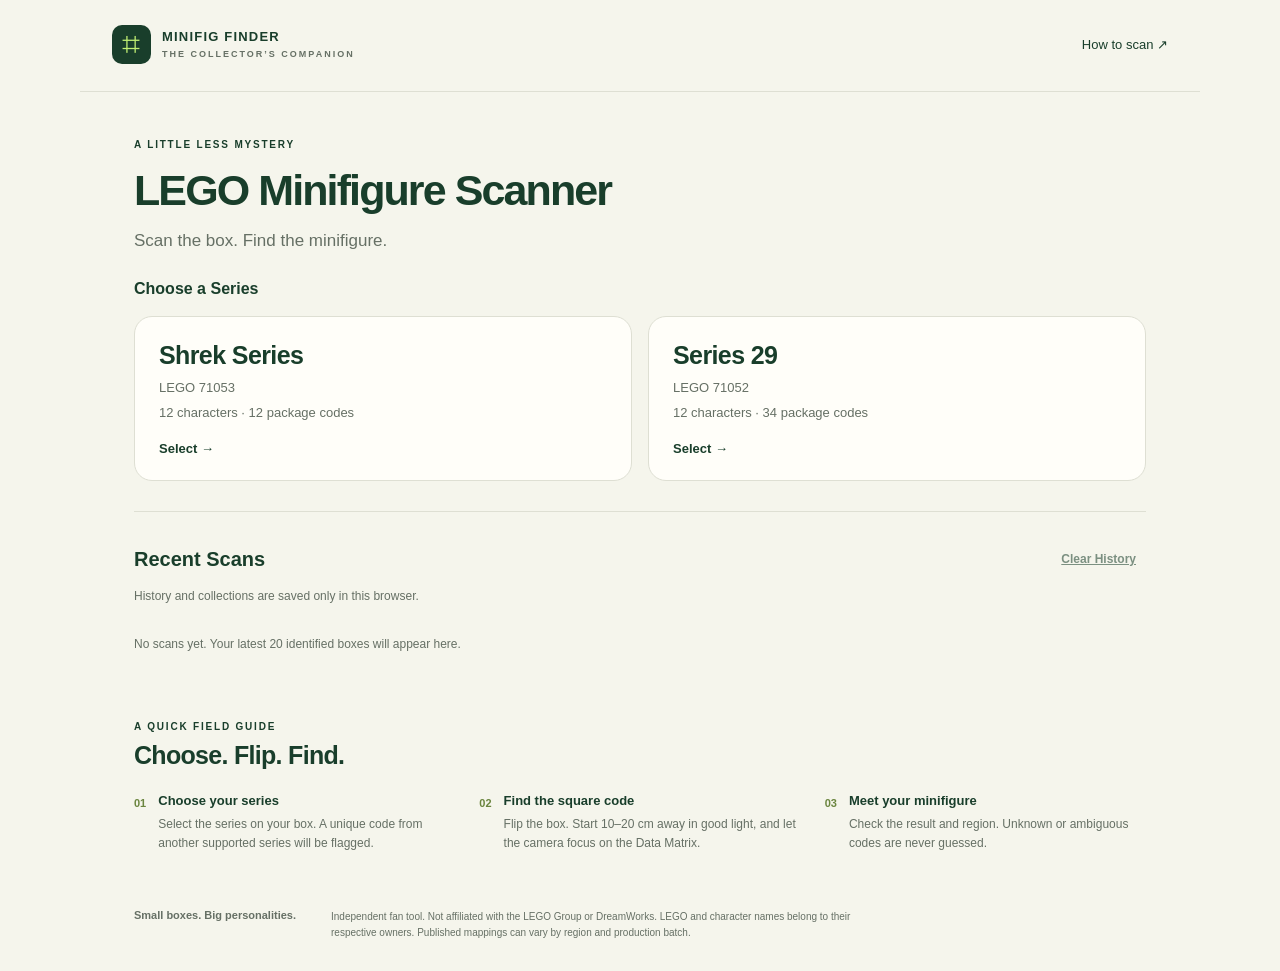
<file: index.html>
<!doctype html>
<html lang="en">
<head>
  <meta charset="utf-8">
  <meta name="viewport" content="width=device-width, initial-scale=1, viewport-fit=cover">
  <meta name="theme-color" content="#193e2b">
  <meta name="description" content="Choose a LEGO minifigure series, scan a box’s Data Matrix, and find the character. Private scanning, recent scans, and collection checklists.">
  <title>LEGO Minifigure Scanner</title>
  <link rel="icon" href="data:image/svg+xml,%3Csvg xmlns='http://www.w3.org/2000/svg' viewBox='0 0 32 32'%3E%3Crect width='32' height='32' rx='8' fill='%23193e2b'/%3E%3Cpath d='M7 13V7h6m6 0h6v6M7 19v6h6m6 0h6v-6' fill='none' stroke='%23c1ef73' stroke-width='3'/%3E%3C/svg%3E">
  <link rel="stylesheet" href="./style.css">
  <script type="module" src="./app.js"></script>
</head>
<body>
  <header class="masthead"><a class="brand" href="./" aria-label="Minifigure scanner home"><span class="brand-icon" aria-hidden="true">⌗</span><span>MINIFIG FINDER<small>THE COLLECTOR’S COMPANION</small></span></a><a class="help-link" href="#how-to">How to scan ↗</a></header>
  <main id="app">
    <div class="intro"><span class="eyebrow">A LITTLE LESS MYSTERY</span><h1>LEGO Minifigure Scanner</h1><p>Scan the box. Find the minifigure.</p></div>
    <p id="load-status" class="notice" role="status">Loading series…</p><button id="retry" class="secondary" type="button" hidden>Retry loading databases</button>
    <section id="series-picker" aria-labelledby="picker-title"><h2 id="picker-title" tabindex="-1">Choose a Series</h2><div id="series-cards" class="series-cards"></div></section>
    <section id="selected" hidden aria-labelledby="selected-title"><div class="selected-bar"><div><span class="eyebrow">SELECTED SERIES</span><h2 id="selected-title" tabindex="-1"></h2><p id="selected-set"></p></div><button id="change-series" class="secondary" type="button">Change Series</button></div><p id="coverage" class="notice"></p></section>
    <div class="workspace" id="workspace" hidden>
      <section class="scanner" aria-labelledby="scanner-title">
        <div class="panel-heading"><h2 id="scanner-title">Box scanner</h2><span class="pill" id="camera-state">Camera off</span></div>
        <div class="viewfinder" id="viewfinder"><div class="reticle" aria-hidden="true"><i></i><i></i><i></i><i></i></div><div class="camera-placeholder" id="placeholder"><span class="scan-symbol" aria-hidden="true">⌗</span><strong>Your next character<br>is one scan away.</strong><span>Keep the square code<br>inside the frame.</span></div><span class="view-label">BOTTOM OF BOX · DATA MATRIX</span></div>
        <div class="scanner-controls"><button id="start" class="primary" type="button">Start Scanner <span aria-hidden="true">↗</span></button><button id="stop" class="secondary" type="button" hidden>Stop Camera</button><button id="torch" class="secondary" type="button" aria-pressed="false" hidden>Flashlight off</button></div>
        <div id="camera-choice" class="camera-choice" hidden><label for="camera">Camera</label><select id="camera"></select></div>
        <p id="status" class="status" role="status">Point the camera at the square Data Matrix code on the bottom of the box.</p>
        <p class="privacy">Scanning happens on your device.<br>Camera images and scanned codes are not uploaded.</p>
      </section>
      <aside class="side-panel">
        <section id="result" class="result" aria-live="polite" aria-atomic="true" aria-labelledby="result-title" tabindex="-1"><span class="eyebrow" id="result-label">THE BIG REVEAL</span><div class="result-icon" id="result-icon" aria-hidden="true">?</div><h2 id="result-title">Who’s in your box?</h2><p id="result-description">Start a scan or enter a code below.</p><p id="result-code" class="code" hidden></p><div id="raw-block" hidden><label for="raw">Raw scanned data</label><textarea id="raw" readonly rows="3"></textarea><button id="copy" class="secondary" type="button">Copy Raw Code</button><p id="copy-status" role="status"></p></div><div class="result-actions"><button id="switch-series" class="secondary" type="button" hidden></button><button id="add-collection" class="secondary" type="button" hidden>Add to Collection</button><button id="again" class="secondary" type="button" hidden>Scan Another Box</button><button id="result-change" class="secondary" type="button" hidden>Change Series</button></div></section>
        <section class="manual"><h2>Enter Code Manually</h2><p>Enter a package code or paste the full decoded text.</p><form id="lookup"><label class="sr-only" for="code">Package code or raw Data Matrix text</label><div class="input-row"><input id="code" type="text" placeholder="Package code or scan text" maxlength="8192" autocomplete="off" spellcheck="false" required aria-describedby="manual-hint"><button id="find" type="submit">Find →</button></div></form><small id="manual-hint">The retail barcode and printed batch number won’t work.</small></section>
      </aside>
    </div>
    <details id="scanner-details" class="coverage" hidden><summary>Scanner Details</summary><dl id="details-list" class="details-list"></dl></details>
    <section id="collection-section" class="collection-section" hidden aria-labelledby="collection-title"><div class="section-heading"><h2 id="collection-title">Collection</h2><span id="collection-count" role="status"></span></div><div id="collection-list" class="collection-list"></div></section>
    <section class="history-section" aria-labelledby="history-title"><div class="section-heading"><h2 id="history-title">Recent Scans</h2><button id="clear-history" class="text-button" type="button">Clear History</button></div><p id="storage-status" role="status" class="status">History and collections are saved only in this browser.</p><ol id="history-list" class="history-list"></ol><p id="history-empty" class="status">No scans yet. Your latest 20 identified boxes will appear here.</p></section>
    <section class="tips" id="how-to" aria-labelledby="tips-title"><div><span class="eyebrow">A QUICK FIELD GUIDE</span><h2 id="tips-title">Choose. Flip. Find.</h2></div><ol><li><span>01</span><div><h3>Choose your series</h3><p>Select the series on your box. A unique code from another supported series will be flagged.</p></div></li><li><span>02</span><div><h3>Find the square code</h3><p>Flip the box. Start 10–20 cm away in good light, and let the camera focus on the Data Matrix.</p></div></li><li><span>03</span><div><h3>Meet your minifigure</h3><p>Check the result and region. Unknown or ambiguous codes are never guessed.</p></div></li></ol></section>
  </main>
  <footer><strong>Small boxes. Big personalities.</strong><p>Independent fan tool. Not affiliated with the LEGO Group or DreamWorks. LEGO and character names belong to their respective owners. Published mappings can vary by region and production batch.</p></footer>
  <noscript><p class="noscript">Enable JavaScript to choose a series, scan codes, and use your collection.</p></noscript>
</body>
</html>
</file>
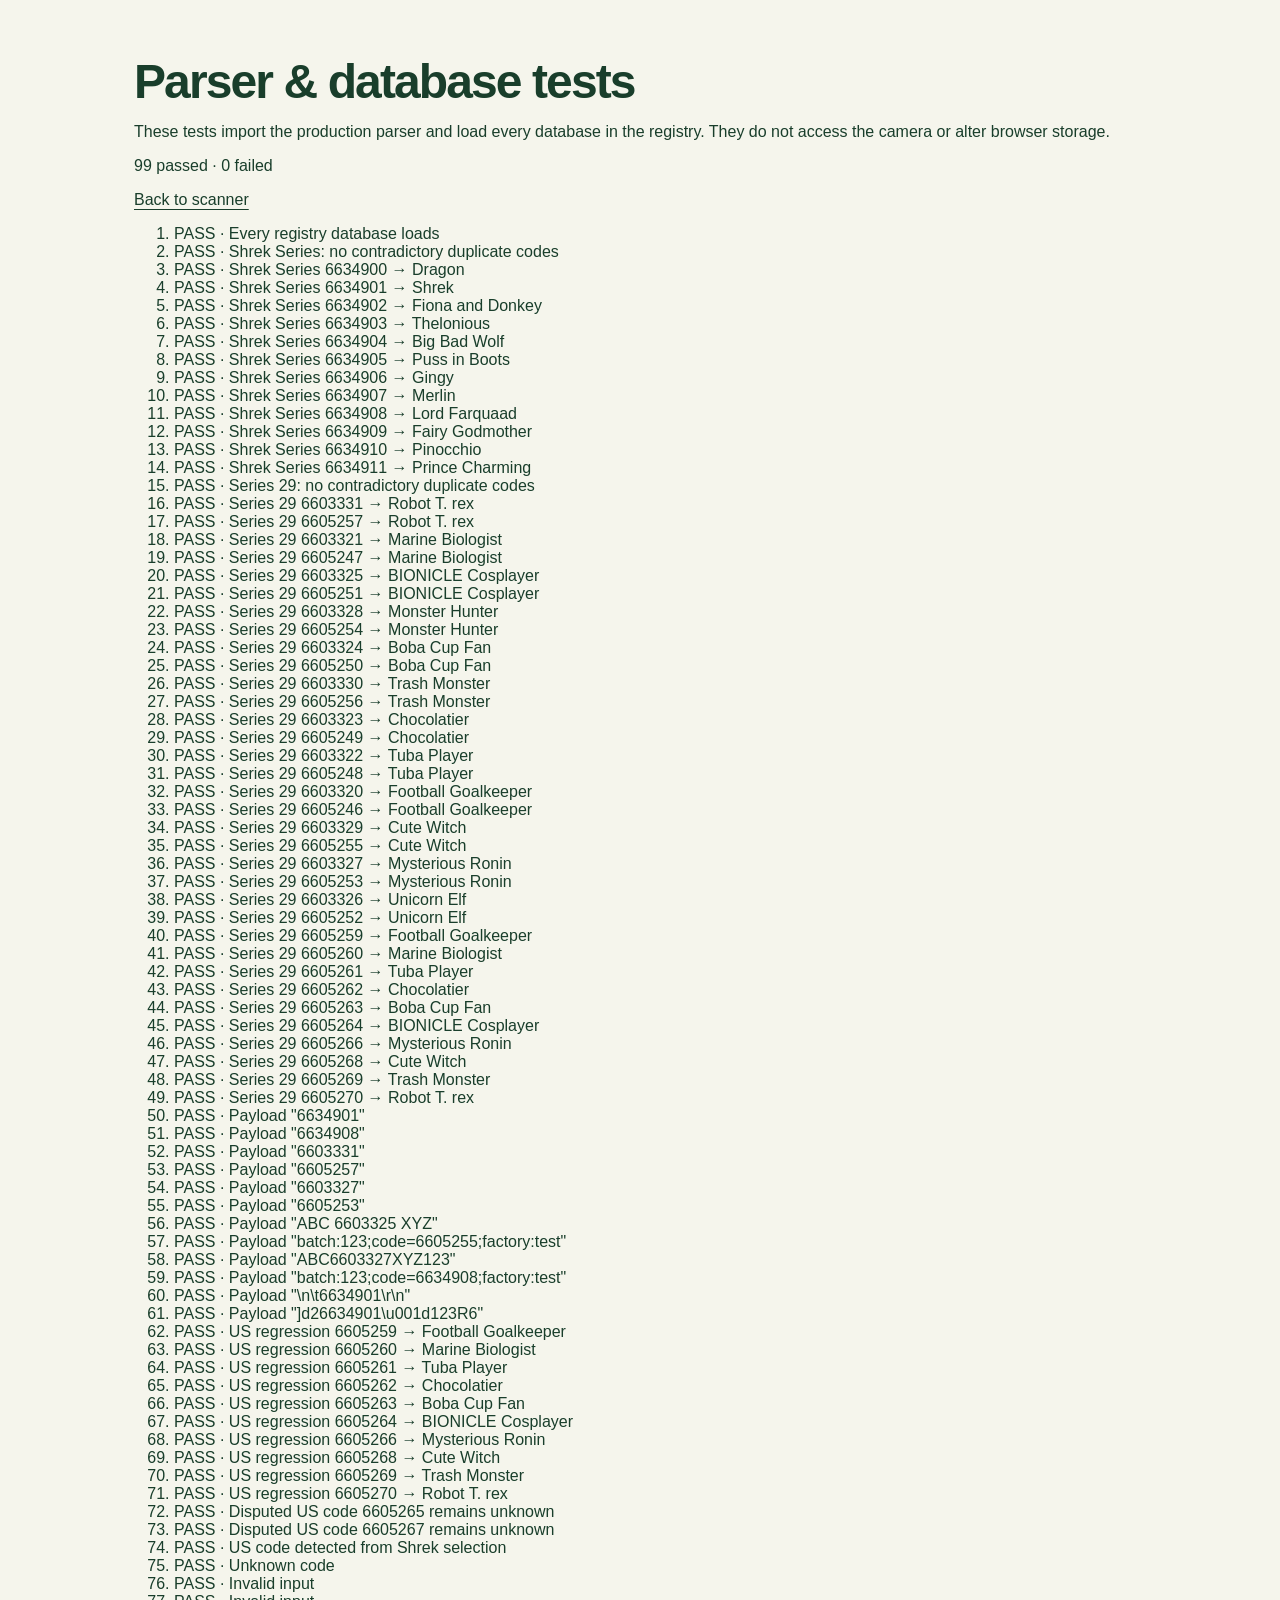
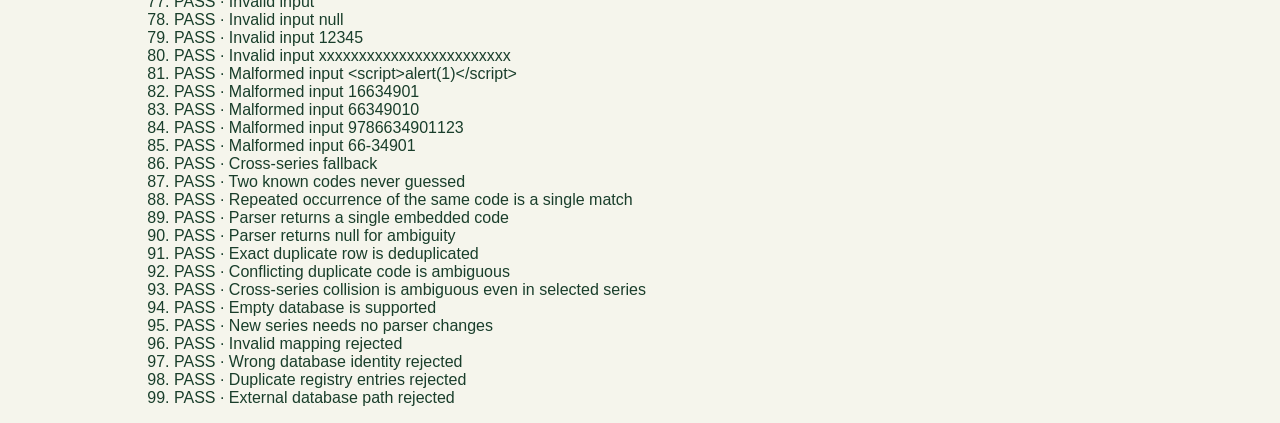
<file: tests/parser-tests.html>
<!doctype html>
<html lang="en">
<head><meta charset="utf-8"><meta name="viewport" content="width=device-width,initial-scale=1"><title>Minifigure Scanner — Parser Tests</title><link rel="stylesheet" href="../style.css"></head>
<body><main><h1>Parser & database tests</h1><p>These tests import the production parser and load every database in the registry. They do not access the camera or alter browser storage.</p><p id="summary" role="status">Running…</p><p><a href="../">Back to scanner</a></p><ol id="results"></ol></main>
<script type="module">
import {loadSeriesRegistry,loadAllSeriesDatabases,validateRegistry,validateDatabase,extractPackageCode,resolveScan} from '../app.js';
const results=document.getElementById('results'); let passed=0,failed=0;
function test(name,fn){ const li=document.createElement('li'); try{fn();li.textContent=`PASS · ${name}`;passed++;}catch(error){li.textContent=`FAIL · ${name}: ${error.message}`;failed++;} results.append(li); }
function equal(actual,expected){if(actual!==expected)throw new Error(`Expected ${JSON.stringify(expected)}, received ${JSON.stringify(actual)}`);}
function throws(fn){let thrown=false;try{fn();}catch{thrown=true;}if(!thrown)throw new Error('Expected validation to fail');}
try{
 const registry=await loadSeriesRegistry('../'); const {databases,failures}=await loadAllSeriesDatabases(registry,'../');
 test('Every registry database loads',()=>equal(failures.length,0));
 for(const db of databases){
   test(`${db.name}: no contradictory duplicate codes`,()=>equal(new Set(db.mappings.map(m=>m.code)).size,db.mappings.length));
   for(const m of db.mappings){test(`${db.name} ${m.code} → ${m.character}`,()=>{const r=resolveScan(m.code,db.id,databases);equal(r.state,'FOUND');equal(r.match.character,m.character);equal(r.match.region,m.region);equal(r.match.sourceGroup,m.sourceGroup);});}
 }
 const shrek='shrek-71053',series29='series-29-71052';
 const cases=[['6634901',shrek,'Shrek'],['6634908',shrek,'Lord Farquaad'],['6603331',series29,'Robot T. rex'],['6605257',series29,'Robot T. rex'],['6603327',series29,'Mysterious Ronin'],['6605253',series29,'Mysterious Ronin'],['ABC 6603325 XYZ',series29,'BIONICLE Cosplayer'],['batch:123;code=6605255;factory:test',series29,'Cute Witch'],['ABC6603327XYZ123',series29,'Mysterious Ronin'],['batch:123;code=6634908;factory:test',shrek,'Lord Farquaad'],['\n\t6634901\r\n',shrek,'Shrek'],[']d26634901\x1d123R6',shrek,'Shrek']];
 for(const [raw,id,name]of cases)test(`Payload ${JSON.stringify(raw)}`,()=>equal(resolveScan(raw,id,databases).match.character,name));
 const usCases=[["6605259", "Football Goalkeeper"], ["6605260", "Marine Biologist"], ["6605261", "Tuba Player"], ["6605262", "Chocolatier"], ["6605263", "Boba Cup Fan"], ["6605264", "BIONICLE Cosplayer"], ["6605266", "Mysterious Ronin"], ["6605268", "Cute Witch"], ["6605269", "Trash Monster"], ["6605270", "Robot T. rex"]];
 for(const [code,name] of usCases)test(`US regression ${code} → ${name}`,()=>{const r=resolveScan(`${code} 307R6 15941949 011642`,series29,databases);equal(r.state,'FOUND');equal(r.match.character,name);equal(r.match.region,'North America');});
 for(const code of ['6605265','6605267'])test(`Disputed US code ${code} remains unknown`,()=>equal(resolveScan(code,series29,databases).state,'UNKNOWN_CODE'));
 test('US code detected from Shrek selection',()=>{const r=resolveScan('6605266 307R6 15941949 011642',shrek,databases);equal(r.state,'DIFFERENT_SERIES');equal(r.match.character,'Mysterious Ronin');});
 test('Unknown code',()=>equal(resolveScan('9999999',shrek,databases).state,'UNKNOWN_CODE'));
 for(const raw of ['', ' \n\t',null,12345,'x'.repeat(8193)])test(`Invalid input ${String(raw).slice(0,24)}`,()=>equal(resolveScan(raw,shrek,databases).state,'SCANNER_ERROR'));
 for(const raw of ['<script>alert(1)<\/script>','16634901','66349010','9786634901123','66-34901'])test(`Malformed input ${raw}`,()=>equal(resolveScan(raw,shrek,databases).state,'UNKNOWN_CODE'));
 test('Cross-series fallback',()=>{const r=resolveScan('6634901',series29,databases);equal(r.state,'DIFFERENT_SERIES');equal(r.match.seriesId,shrek);});
 test('Two known codes never guessed',()=>equal(resolveScan('6634901 6603327',shrek,databases).state,'AMBIGUOUS_CODE'));
 test('Repeated occurrence of the same code is a single match',()=>equal(resolveScan('6634901;6634901',shrek,databases).state,'FOUND'));
 const db=databases.find(d=>d.id===shrek),record=registry.find(s=>s.id===shrek);
 test('Parser returns a single embedded code',()=>equal(extractPackageCode('ABC6634901XYZ',db.mappings),'6634901'));
 test('Parser returns null for ambiguity',()=>equal(extractPackageCode('6634901 6634908',db.mappings),null));
 test('Exact duplicate row is deduplicated',()=>equal(validateDatabase({...db,mappings:[db.mappings[0],db.mappings[0]]},record).mappings.length,1));
 test('Conflicting duplicate code is ambiguous',()=>{const bad=validateDatabase({...db,mappings:[db.mappings[0],{...db.mappings[0],character:'Conflicting test fixture'}]},record);equal(resolveScan(db.mappings[0].code,shrek,[bad]).state,'AMBIGUOUS_CODE');});
 test('Cross-series collision is ambiguous even in selected series',()=>{const other={...db,id:'test-only-series'};equal(resolveScan(db.mappings[0].code,shrek,[db,other]).state,'AMBIGUOUS_CODE');});
 test('Empty database is supported',()=>{const empty=validateDatabase({...db,mappings:[]},record);equal(resolveScan('6634901',shrek,[empty]).state,'UNKNOWN_CODE');});
 test('New series needs no parser changes',()=>{const future={...db,id:'fixture-future',name:'Fixture Future',mappings:[db.mappings[0]]};equal(resolveScan(db.mappings[0].code,future.id,[future]).state,'FOUND');});
 test('Invalid mapping rejected',()=>throws(()=>validateDatabase({...db,mappings:[{code:'123',character:'Invalid',region:'Test'}]},record)));
 test('Wrong database identity rejected',()=>throws(()=>validateDatabase({...db,id:'wrong'},record)));
 test('Duplicate registry entries rejected',()=>throws(()=>validateRegistry({series:[record,record]})));
 test('External database path rejected',()=>throws(()=>validateRegistry({series:[{...record,dataFile:'https://example.com/data.json'}]})));
}catch(error){test('Database setup',()=>{throw error;});}
document.getElementById('summary').textContent=`${passed} passed · ${failed} failed`;
document.title=`${failed?'FAIL':'PASS'} — ${passed} parser tests`;
</script></body></html>
</file>
<file: style.css>
:root{color-scheme:light;--ink:#193e2b;--muted:#667065;--paper:#f5f5ec;--lime:#c1ef73;--line:#dedfd3;--white:#fffef9;font-family:Arial,Helvetica,sans-serif;color:var(--ink);background:var(--paper);font-synthesis:none}*{box-sizing:border-box}body{margin:0}a{color:inherit;text-underline-offset:4px}button,input,select{font:inherit}button,a,input,select,summary{-webkit-tap-highlight-color:transparent}button{cursor:pointer;min-height:48px;border:0;font-weight:700;border-radius:10px}button:disabled{opacity:.55;cursor:wait}button:hover{filter:brightness(.95)}:focus-visible{outline:3px solid #578423;outline-offset:4px}[hidden]{display:none!important}.masthead{max-width:1120px;margin:auto;padding:25px 32px;display:flex;align-items:center;justify-content:space-between;border-bottom:1px solid var(--line)}.brand{display:flex;gap:11px;align-items:center;text-decoration:none;font-size:13px;font-weight:800;letter-spacing:1.2px}.brand small{display:block;font-size:9px;letter-spacing:2px;margin-top:5px;color:var(--muted)}.brand-icon{display:grid;place-items:center;width:39px;height:39px;border-radius:10px;background:var(--ink);color:var(--lime);font-size:32px}.help-link{font-size:13px;text-decoration:none}.help-link span{margin-left:10px}main{max-width:1060px;margin:auto;padding:42px 24px 0}.eyebrow{font-size:10px;letter-spacing:1.8px;font-weight:800}.intro{margin-bottom:29px}h1{font-size:clamp(32px,4.4vw,48px);letter-spacing:-1.9px;line-height:1.07;margin:14px 0}h1 span{color:#6d8b34}.intro p{color:var(--muted);font-size:15px;margin-bottom:0}.workspace{display:grid;grid-template-columns:1.2fr 1fr;gap:22px}.scanner,.side-panel{min-width:0}.scanner{border:1px solid var(--line);background:var(--white);border-radius:20px;padding:20px}.panel-heading{display:flex;align-items:center;justify-content:space-between;margin-bottom:16px;gap:10px}h2{font-size:16px;margin:0}.pill{font-size:10px;font-weight:700;border:1px solid var(--line);border-radius:30px;padding:6px 9px;white-space:nowrap}.viewfinder{position:relative;min-height:290px;aspect-ratio:1.5;overflow:hidden;border-radius:12px;background:#233e30;background-image:radial-gradient(#ffffff10 1px,transparent 1px);background-size:19px 19px;color:#f7ffe8;display:grid;place-items:center}video{position:absolute;width:100%;height:100%;object-fit:contain;background:#13271b}.reticle{width:64%;height:67%;position:absolute;pointer-events:none}.reticle i{position:absolute;width:25px;height:25px;border:3px solid var(--lime)}.reticle i:nth-child(1){top:0;left:0;border-right:0;border-bottom:0;border-radius:8px 0 0}.reticle i:nth-child(2){top:0;right:0;border-left:0;border-bottom:0;border-radius:0 8px 0 0}.reticle i:nth-child(3){bottom:0;left:0;border-right:0;border-top:0;border-radius:0 0 0 8px}.reticle i:nth-child(4){bottom:0;right:0;border-left:0;border-top:0;border-radius:0 0 8px}.camera-placeholder{display:flex;align-items:center;flex-direction:column;text-align:center;gap:12px}.scan-symbol{font-size:39px;color:var(--lime);line-height:1}.camera-placeholder strong{font-size:19px;line-height:1.2}.camera-placeholder>span:last-child{font-size:11px;color:#c4d2c5;line-height:1.6}.view-label{position:absolute;bottom:13px;font-size:8px;letter-spacing:1.6px;background:#233e30c9;padding:5px;border-radius:4px}.scanner-controls{display:flex;gap:8px;margin-top:16px;flex-wrap:wrap}.primary{background:var(--lime);color:var(--ink);width:100%;padding:0 18px;display:flex;align-items:center;justify-content:space-between}.secondary{background:#e8edde;color:var(--ink);padding:10px 16px}.scanner-controls .secondary{flex:1}.status{font-size:12px;line-height:1.5;color:var(--muted);margin:13px 0 10px}.privacy{font-size:10px;text-align:center;color:var(--muted);margin:15px 0 0}.privacy span{color:#759444;margin-right:5px}.camera-choice{margin-top:14px;display:flex;gap:10px;align-items:center;font-size:12px}select{min-width:0;width:100%;min-height:44px;background:var(--white);border:1px solid var(--line);border-radius:8px}.side-panel{display:flex;flex-direction:column;gap:18px}.result{background:#e9efdd;border:1px solid #d9e2c9;border-radius:20px;text-align:center;padding:27px 25px;flex:1;display:flex;align-items:center;flex-direction:column;justify-content:center}.result-icon{height:62px;width:62px;display:grid;place-items:center;background:#dce7c8;border-radius:18px;transform:rotate(-6deg);font-size:34px;margin:21px 0 17px;font-family:Georgia,serif}.result h2{font-size:26px;letter-spacing:-.8px}.result p{font-size:13px;line-height:1.6;color:#56634b;max-width:290px;margin:10px 0 0}.result .code{font-family:monospace;word-break:break-word}.result button{margin-top:18px;background:var(--ink);color:var(--white)}.result.found{background:#ddedc4}.result.unknown{background:#f3ecd8;border-color:#e3d7b8}.manual{padding:20px;background:var(--white);border:1px solid var(--line);border-radius:16px}.manual p{font-size:12px;color:var(--muted);line-height:1.5;margin:8px 0 12px}.input-row{display:flex;gap:8px}input{width:100%;min-width:0;font-size:16px;border:1px solid #d7dbcf;background:#fafbf5;border-radius:9px;padding:12px}input::placeholder{color:#919888}.input-row button{background:var(--ink);color:white;padding:0 17px;white-space:nowrap}.manual small{display:block;color:var(--muted);font-size:10px;margin-top:10px;line-height:1.5}.tips{padding:35px 0 30px}.tips h2{font-size:25px;letter-spacing:-.7px;margin-top:7px}.tips ol{display:grid;grid-template-columns:repeat(3,1fr);gap:24px;padding:0;margin:23px 0 0;list-style:none}.tips li{display:flex;gap:12px}.tips li>span{font-size:11px;color:#6b853f;line-height:20px;font-weight:700}.tips h3{font-size:13px;margin:0 0 7px}.tips p{font-size:12px;color:var(--muted);line-height:1.6;margin:0}.coverage{border-top:1px solid var(--line);border-bottom:1px solid var(--line);font-size:12px;padding:17px 0}.coverage summary{cursor:pointer;min-height:24px;font-weight:700}.coverage summary span{float:right;color:var(--muted);font-weight:400}.coverage p{line-height:1.7;color:var(--muted)}table{border-collapse:collapse;width:100%;text-align:left}caption{text-align:left;font-weight:bold;padding:12px 0}td,th{padding:10px;border-bottom:1px solid var(--line)}footer{max-width:1060px;margin:auto;padding:25px 24px 30px;display:flex;gap:35px;align-items:start;color:var(--muted)}footer strong{font-size:11px;white-space:nowrap}footer p{font-size:10px;line-height:1.6;margin:0;max-width:520px}.sr-only{position:absolute;width:1px;height:1px;overflow:hidden;clip:rect(0,0,0,0)}.noscript{padding:20px;background:#ffe5b4} @media(max-width:640px){.masthead{padding:18px 20px}.help-link{font-size:11px}main{padding:27px 16px 0}.intro{margin-bottom:23px}h1{font-size:34px}.intro p{font-size:13px}.workspace{grid-template-columns:1fr;gap:16px}.scanner{padding:16px}.viewfinder{min-height:255px;aspect-ratio:1.3}.result{padding:22px}.result-icon{margin:16px 0}.tips ol{grid-template-columns:1fr;gap:20px}.tips{padding-top:29px}footer{display:block;padding:23px 20px calc(25px + env(safe-area-inset-bottom))}footer p{margin-top:10px}.coverage summary span{font-size:10px}}@media(prefers-reduced-motion:no-preference){button{transition:background .15s,filter .15s}.found .result-icon{animation:pop .25s ease-out}@keyframes pop{from{transform:scale(.7) rotate(-6deg)}to{transform:scale(1) rotate(-6deg)}}
/* Constrain the aspect-ratio box when a narrow phone needs extra height. */
.viewfinder{width:100%;min-width:0}
/* Multi-series selection and on-device collection tools. */
.masthead{padding-top:calc(22px + env(safe-area-inset-top))}.intro h1{font-size:clamp(29px,4vw,43px);line-height:1.12}.intro p{font-size:17px}.series-cards{display:grid;grid-template-columns:repeat(auto-fit,minmax(min(240px,100%),1fr));gap:16px;margin:18px 0 30px}.series-card{min-height:165px;padding:24px;background:var(--white);border:1px solid var(--line);border-radius:18px;display:flex;flex-direction:column;align-items:start;gap:10px;text-align:left;color:var(--ink)}.series-card strong{font-size:25px;letter-spacing:-.6px}.series-card span{font-size:13px;font-weight:400;color:var(--muted)}.series-card b{margin-top:auto;padding-top:10px;font-size:13px}.series-card:hover{border-color:#759444;background:#e9efdd}.selected-bar,.section-heading{display:flex;align-items:center;justify-content:space-between;gap:14px}.selected-bar{margin:15px 0}.selected-bar h2{font-size:27px;margin-top:6px}.selected-bar p{font-size:12px;margin:6px 0}.notice{font-size:13px;line-height:1.6;color:#526347;margin:14px 0 20px}.reticle{height:72%;width:auto;aspect-ratio:1;max-width:82%;z-index:1}.camera-placeholder,.view-label{z-index:2}.viewfinder video{z-index:0}.result h2{font-size:clamp(28px,4vw,36px);overflow-wrap:anywhere}.result-actions{display:flex;gap:8px;flex-wrap:wrap;justify-content:center;margin-top:14px}.result-actions button{margin:0;font-size:13px;flex-grow:1}.result-actions .secondary{background:var(--ink);color:white}.result.ambiguous{background:#f5e9d4;border-color:#d1b98d}.result.error{background:#fae8e0;border-color:#dcab94}.result p{max-width:100%;overflow-wrap:anywhere}.result #raw-block{width:100%;font-size:12px;text-align:left;margin-top:14px}.result #raw-block button{margin-top:8px}textarea{font:13px monospace;width:100%;resize:vertical;border:1px solid var(--line);border-radius:8px;padding:10px;margin-top:6px;min-height:64px}.collection-section,.history-section{margin:28px 0;padding-top:23px;border-top:1px solid var(--line)}.section-heading h2{font-size:20px}.section-heading>span{font-size:12px}.collection-list{display:grid;grid-template-columns:repeat(auto-fit,minmax(min(230px,100%),1fr));gap:8px;margin-top:17px}.collection-item{display:flex;align-items:center;gap:12px;padding:12px;min-height:48px;background:var(--white);border:1px solid var(--line);border-radius:10px;font-size:14px;cursor:pointer}.collection-item input{width:20px;height:20px;accent-color:var(--ink);flex-shrink:0}.history-list{list-style:none;padding:0;margin:15px 0;display:grid;gap:8px}.history-item{padding:14px;border:1px solid var(--line);border-radius:12px;background:var(--white);display:grid;gap:6px}.history-item strong{font-size:15px}.history-item span,.history-item time{font-size:12px;color:var(--muted)}.text-button{background:transparent;text-decoration:underline;color:var(--ink);padding:10px;font-size:12px}.details-list{display:grid;grid-template-columns:130px minmax(0,1fr);gap:12px;font-size:12px;line-height:1.5}.details-list dt{font-weight:bold}.details-list dd{margin:0;overflow-wrap:anywhere;white-space:pre-wrap}.coverage{margin-top:20px}.privacy{line-height:1.6}button:disabled{cursor:not-allowed}.history-item time{font-size:11px}#storage-status{margin-top:4px}@media(max-width:640px){.selected-bar{align-items:flex-start}.selected-bar .secondary{font-size:12px;padding:10px}.brand small{font-size:8px;letter-spacing:1px}.series-cards{gap:10px}.series-card{min-height:145px}.section-heading h2{font-size:18px}.details-list{grid-template-columns:110px minmax(0,1fr)}}
.coverage summary{min-height:44px;display:flex;align-items:center;gap:8px}.coverage summary::before{content:'▸';font-size:15px}.coverage[open] summary::before{content:'▾'}.help-link,.brand{min-height:44px;display:inline-flex;align-items:center}
</file>
